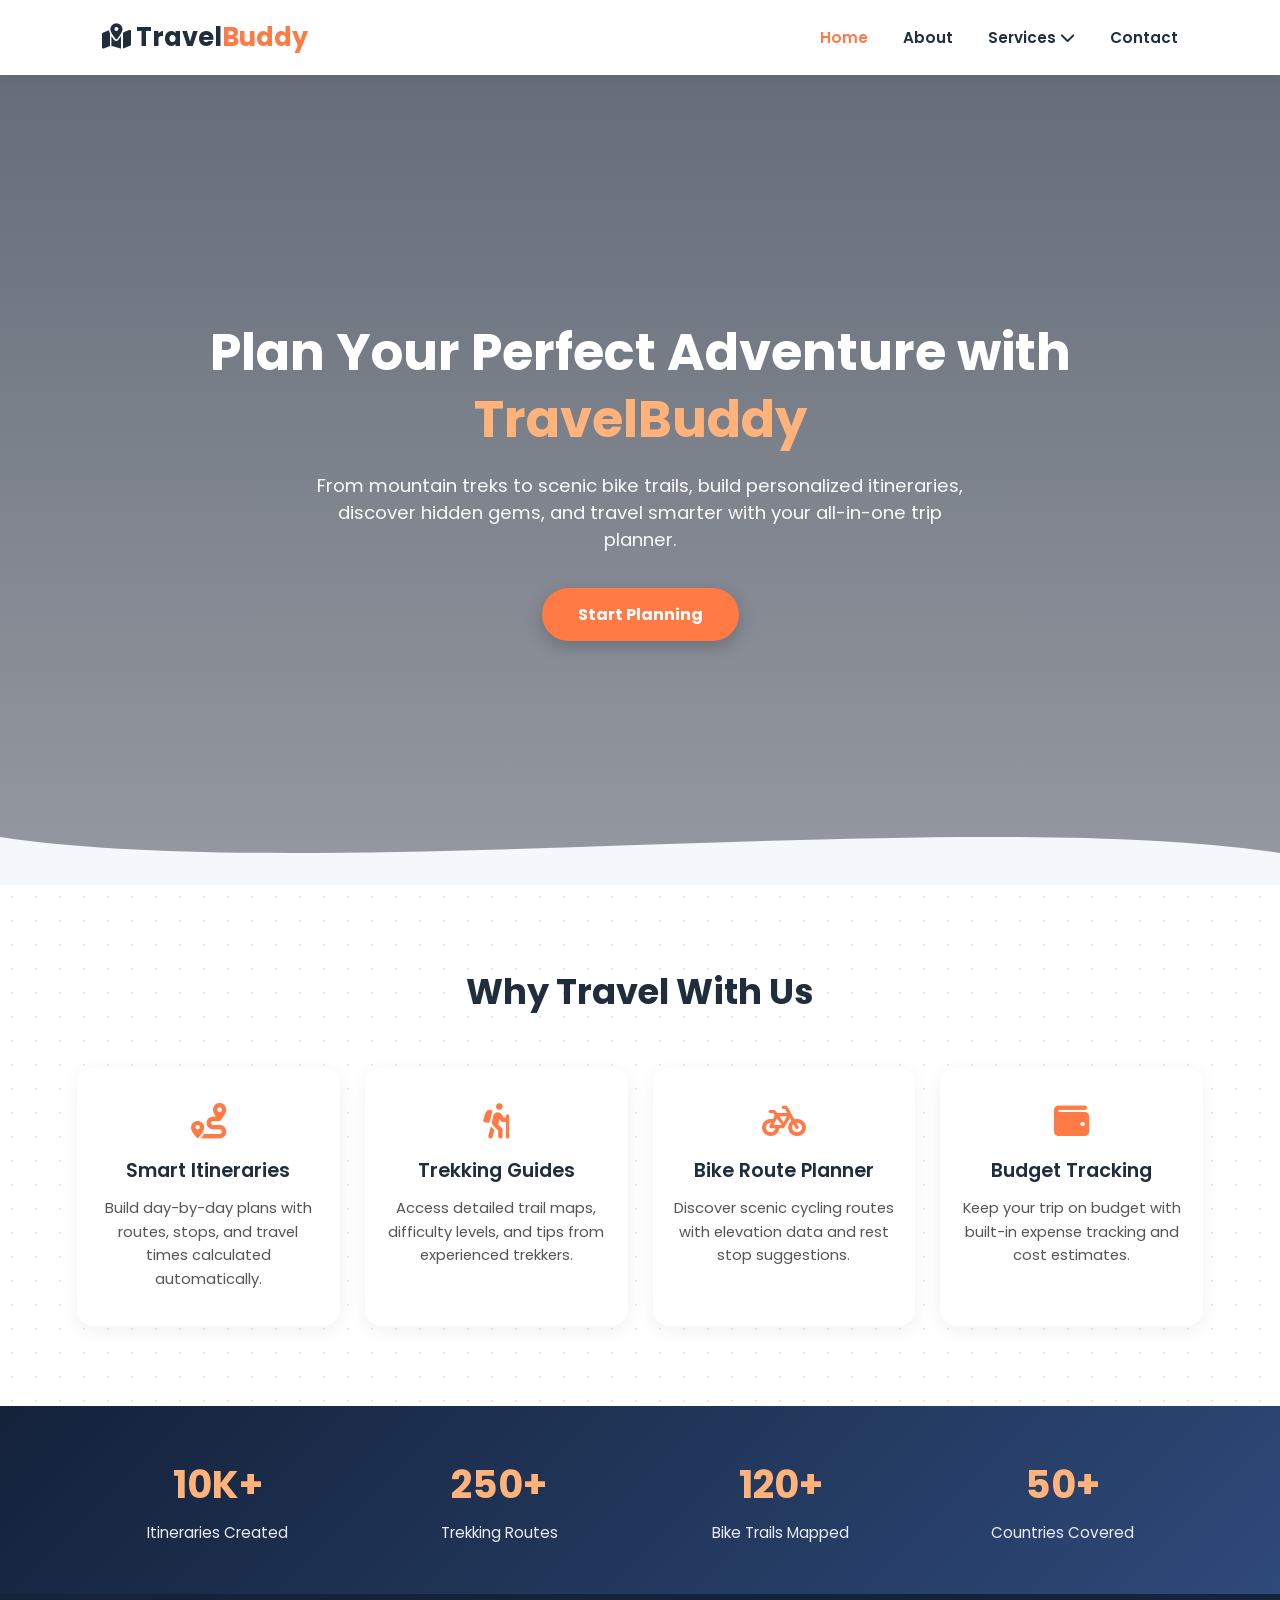
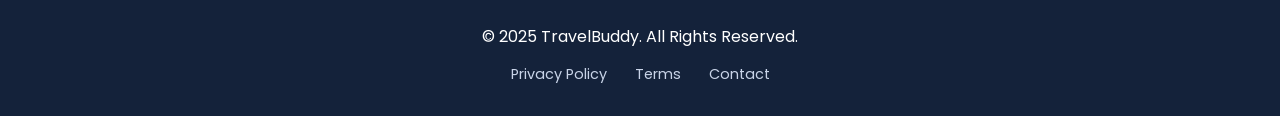
<file: index.html>
<!DOCTYPE html>
<html lang="en">
<head>
<meta charset="UTF-8">
<meta name="viewport" content="width=device-width, initial-scale=1.0">
<title>TravelBuddy - Plan Your Perfect Adventure</title>
<link rel="stylesheet" href="https://cdnjs.cloudflare.com/ajax/libs/font-awesome/6.5.1/css/all.min.css">
<link href="https://fonts.googleapis.com/css2?family=Poppins:wght@300;400;600;700&display=swap" rel="stylesheet">
<link href="https://unpkg.com/aos@2.3.1/dist/aos.css" rel="stylesheet">
<link rel="stylesheet" href="style.css">
</head>
<body>

  <!-- Header -->
  <header class="navbar">
    <div class="logo"><i class="fa-solid fa-map-location-dot"></i> Travel<span>Buddy</span></div>
    <nav>
      <ul class="nav-links">
        <li><a href="index.html" class="active">Home</a></li>
        <li><a href="about.html">About</a></li>
        <li class="dropdown">
          <a href="#">Services <i class="fa-solid fa-chevron-down"></i></a>
          <ul class="dropdown-menu">
            <li><a href="#">Itinerary Builder</a></li>
            <li><a href="#">Trekking Guides</a></li>
            <li><a href="#">Bike Tour Planning</a></li>
            <li><a href="#">Group Travel</a></li>
          </ul>
        </li>
        <li><a href="contact.html">Contact</a></li>
      </ul>
    </nav>
  </header>

  <!-- Hero Section -->
  <section class="hero" id="home">
    <div class="hero-content" data-aos="fade-up">
      <h1>Plan Your Perfect Adventure with <span>TravelBuddy</span></h1>
      <p>From mountain treks to scenic bike trails, build personalized itineraries, discover hidden gems, and travel smarter with your all-in-one trip planner.</p>
      <a href="contact.html" class="cta-btn">Start Planning</a>
    </div>
    <svg class="wave" viewBox="0 0 1440 100" preserveAspectRatio="none">
      <path d="M0,40 C360,100 1080,0 1440,60 L1440,100 L0,100 Z" fill="#f4f7fb"></path>
    </svg>
  </section>

  <!-- Features Section -->
  <section class="features" id="features">
    <h2 data-aos="fade-up">Why Travel With Us</h2>
    <div class="feature-cards">
      <div class="card" data-aos="fade-up" data-aos-delay="0">
        <i class="fa-solid fa-route"></i>
        <h3>Smart Itineraries</h3>
        <p>Build day-by-day plans with routes, stops, and travel times calculated automatically.</p>
      </div>
      <div class="card" data-aos="fade-up" data-aos-delay="100">
        <i class="fa-solid fa-person-hiking"></i>
        <h3>Trekking Guides</h3>
        <p>Access detailed trail maps, difficulty levels, and tips from experienced trekkers.</p>
      </div>
      <div class="card" data-aos="fade-up" data-aos-delay="200">
        <i class="fa-solid fa-bicycle"></i>
        <h3>Bike Route Planner</h3>
        <p>Discover scenic cycling routes with elevation data and rest stop suggestions.</p>
      </div>
      <div class="card" data-aos="fade-up" data-aos-delay="300">
        <i class="fa-solid fa-wallet"></i>
        <h3>Budget Tracking</h3>
        <p>Keep your trip on budget with built-in expense tracking and cost estimates.</p>
      </div>
    </div>
  </section>

  <!-- Stats Section -->
  <section class="stats">
    <div class="stat-item" data-aos="zoom-in">
      <h3>10K+</h3>
      <p>Itineraries Created</p>
    </div>
    <div class="stat-item" data-aos="zoom-in" data-aos-delay="100">
      <h3>250+</h3>
      <p>Trekking Routes</p>
    </div>
    <div class="stat-item" data-aos="zoom-in" data-aos-delay="200">
      <h3>120+</h3>
      <p>Bike Trails Mapped</p>
    </div>
    <div class="stat-item" data-aos="zoom-in" data-aos-delay="300">
      <h3>50+</h3>
      <p>Countries Covered</p>
    </div>
  </section>

  <!-- Footer -->
  <footer>
    <p>&copy; 2025 TravelBuddy. All Rights Reserved.</p>
    <div class="footer-links">
      <a href="#">Privacy Policy</a>
      <a href="#">Terms</a>
      <a href="contact.html">Contact</a>
    </div>
  </footer>

  <script src="https://unpkg.com/aos@2.3.1/dist/aos.js"></script>
  <script src="script.js"></script>
</body>
</html>
</file>
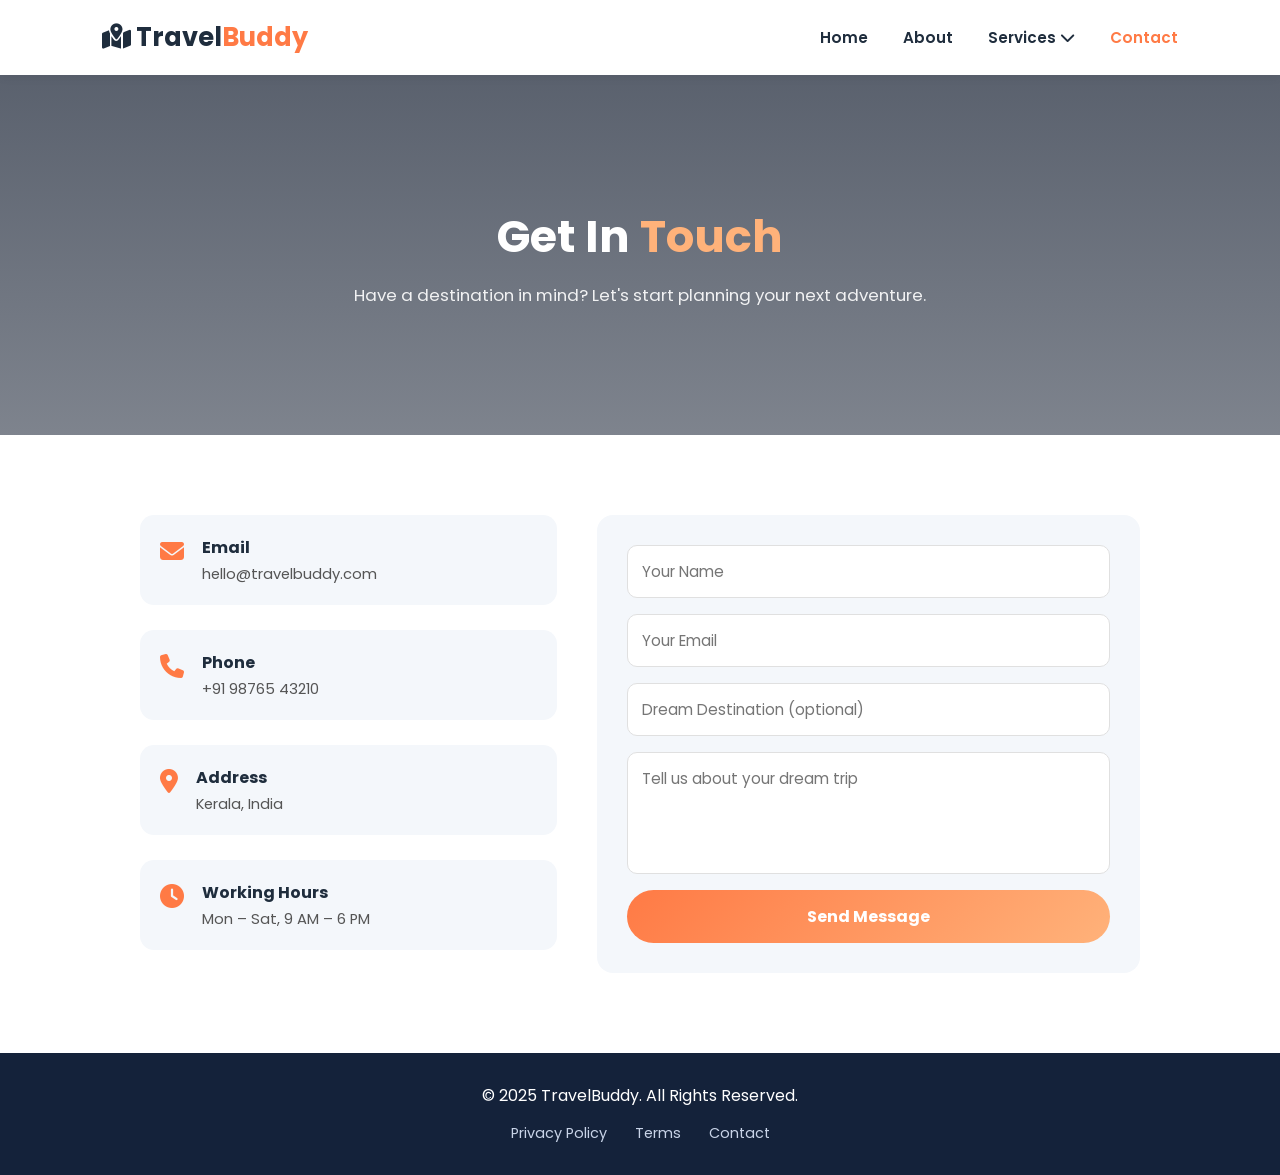
<file: contact.html>
<!DOCTYPE html>
<html lang="en">
<head>
<meta charset="UTF-8">
<meta name="viewport" content="width=device-width, initial-scale=1.0">
<title>Contact - TravelBuddy</title>
<link rel="stylesheet" href="https://cdnjs.cloudflare.com/ajax/libs/font-awesome/6.5.1/css/all.min.css">
<link href="https://fonts.googleapis.com/css2?family=Poppins:wght@300;400;600;700&display=swap" rel="stylesheet">
<link href="https://unpkg.com/aos@2.3.1/dist/aos.css" rel="stylesheet">
<link rel="stylesheet" href="style.css">
</head>
<body>

  <!-- Header -->
  <header class="navbar">
    <div class="logo"><i class="fa-solid fa-map-location-dot"></i> Travel<span>Buddy</span></div>
    <nav>
      <ul class="nav-links">
        <li><a href="index.html">Home</a></li>
        <li><a href="about.html">About</a></li>
        <li class="dropdown">
          <a href="#">Services <i class="fa-solid fa-chevron-down"></i></a>
          <ul class="dropdown-menu">
            <li><a href="#">Itinerary Builder</a></li>
            <li><a href="#">Trekking Guides</a></li>
            <li><a href="#">Bike Tour Planning</a></li>
            <li><a href="#">Group Travel</a></li>
          </ul>
        </li>
        <li><a href="contact.html" class="active">Contact</a></li>
      </ul>
    </nav>
  </header>

  <!-- Page Hero -->
  <section class="page-hero">
    <div class="page-hero-content" data-aos="fade-up">
      <h1>Get In <span>Touch</span></h1>
      <p>Have a destination in mind? Let's start planning your next adventure.</p>
    </div>
  </section>

  <!-- Contact Section -->
  <section class="contact" id="contact">
    <div class="contact-wrapper" style="margin-top: 0;">
      <div class="contact-info" data-aos="fade-right">
        <div class="info-item">
          <i class="fa-solid fa-envelope"></i>
          <div>
            <h4>Email</h4>
            <p>hello@travelbuddy.com</p>
          </div>
        </div>
        <div class="info-item">
          <i class="fa-solid fa-phone"></i>
          <div>
            <h4>Phone</h4>
            <p>+91 98765 43210</p>
          </div>
        </div>
        <div class="info-item">
          <i class="fa-solid fa-location-dot"></i>
          <div>
            <h4>Address</h4>
            <p>Kerala, India</p>
          </div>
        </div>
        <div class="info-item">
          <i class="fa-solid fa-clock"></i>
          <div>
            <h4>Working Hours</h4>
            <p>Mon – Sat, 9 AM – 6 PM</p>
          </div>
        </div>
      </div>

      <form class="contact-form" name="contactForm" onsubmit="return validateForm()" data-aos="fade-left">
        <!-- Inline error message box -->
        <div id="form-error" class="form-error" style="display:none;">
          <i class="fa-solid fa-triangle-exclamation"></i>
          <span id="error-text"></span>
        </div>
        <!-- Success message box -->
        <div id="form-success" class="form-success" style="display:none;">
          <i class="fa-solid fa-circle-check"></i>
          <span>Message sent! We'll get back to you soon.</span>
        </div>

        <input type="text" name="name" placeholder="Your Name" autocomplete="off">
        <input type="email" name="email" placeholder="Your Email" autocomplete="off">
        <input type="text" name="destination" placeholder="Dream Destination (optional)">
        <textarea name="message" placeholder="Tell us about your dream trip" rows="4"></textarea>
        <button type="submit" class="cta-btn">Send Message</button>
      </form>
    </div>
  </section>

  <!-- Footer -->
  <footer>
    <p>&copy; 2025 TravelBuddy. All Rights Reserved.</p>
    <div class="footer-links">
      <a href="#">Privacy Policy</a>
      <a href="#">Terms</a>
      <a href="contact.html">Contact</a>
    </div>
  </footer>

  <script src="https://unpkg.com/aos@2.3.1/dist/aos.js"></script>
  <script src="script.js"></script>
</body>
</html>
</file>
<file: style.css>
/* ===== Reset & Base ===== */
* {
  margin: 0;
  padding: 0;
  box-sizing: border-box;
}

body {
  font-family: 'Poppins', sans-serif;
  scroll-behavior: smooth;
  color: #1f2d3d;
}

/* ===== Navbar ===== */
.navbar {
  display: flex;
  justify-content: space-between;
  align-items: center;
  padding: 18px 8%;
  background: rgba(255,255,255,0.7);
  backdrop-filter: blur(10px);
  box-shadow: 0 2px 10px rgba(0,0,0,0.06);
  position: sticky;
  top: 0;
  z-index: 100;
}

.logo {
  font-size: 1.6rem;
  font-weight: 700;
  color: #1f2d3d;
}

.logo span {
  color: #ff7a45;
}

.nav-links {
  display: flex;
  list-style: none;
  gap: 35px;
}

.nav-links li a {
  text-decoration: none;
  color: #1f2d3d;
  font-weight: 600;
  font-size: 0.95rem;
  transition: color 0.3s;
}

.nav-links li a:hover,
.nav-links li a.active {
  color: #ff7a45;
}

/* Dropdown */
.dropdown {
  position: relative;
}

.dropdown-menu {
  position: absolute;
  top: 130%;
  left: 0;
  background: #fff;
  min-width: 200px;
  list-style: none;
  border-radius: 8px;
  box-shadow: 0 8px 20px rgba(0,0,0,0.12);
  opacity: 0;
  visibility: hidden;
  transform: translateY(10px);
  transition: all 0.3s ease;
  padding: 10px 0;
}

.dropdown:hover .dropdown-menu {
  opacity: 1;
  visibility: visible;
  transform: translateY(0);
}

.dropdown-menu li a {
  display: block;
  padding: 10px 20px;
  font-weight: 500;
  font-size: 0.9rem;
}

.dropdown-menu li a:hover {
  background: #fff1ec;
  color: #ff7a45;
}

/* ===== Hero Section (Home) ===== */
.hero {
  min-height: 90vh;
  display: flex;
  align-items: center;
  justify-content: center;
  text-align: center;
  padding: 0 6%;
  position: relative;
  background: linear-gradient(rgba(20,30,48,0.65), rgba(20,30,48,0.45)),
              url('https://images.pexels.com/photos/2422915/pexels-photo-2422915.jpeg') center/cover no-repeat;
  color: #fff;
  overflow: hidden;
}

.hero .wave {
  position: absolute;
  bottom: 0;
  left: 0;
  width: 100%;
  height: 80px;
  display: block;
}

.hero-content h1 {
  font-size: 3.2rem;
  font-weight: 700;
  margin-bottom: 20px;
  line-height: 1.3;
}

.hero-content h1 span {
  color: #ffb27a;
}

.hero-content p {
  font-size: 1.15rem;
  max-width: 650px;
  margin: 0 auto 35px;
  opacity: 0.95;
}

/* ===== Page Hero (About / Contact) ===== */
.page-hero {
  min-height: 40vh;
  display: flex;
  align-items: center;
  justify-content: center;
  text-align: center;
  padding: 60px 6%;
  background: linear-gradient(rgba(20,30,48,0.70), rgba(20,30,48,0.55)),
              url('https://images.pexels.com/photos/2422915/pexels-photo-2422915.jpeg') center/cover no-repeat;
  color: #fff;
}

.page-hero-content h1 {
  font-size: 2.8rem;
  font-weight: 700;
  margin-bottom: 12px;
}

.page-hero-content h1 span {
  color: #ffb27a;
}

.page-hero-content p {
  font-size: 1.05rem;
  opacity: 0.9;
}

/* ===== CTA Button ===== */
.cta-btn {
  display: inline-block;
  background: #ff7a45;
  color: #fff;
  padding: 14px 36px;
  border-radius: 50px;
  font-weight: 700;
  text-decoration: none;
  transition: all 0.3s ease;
  box-shadow: 0 6px 18px rgba(0,0,0,0.2);
  border: none;
  cursor: pointer;
  font-family: 'Poppins', sans-serif;
  font-size: 1rem;
}

.cta-btn:hover {
  background: #fff;
  color: #ff7a45;
  transform: translateY(-4px) scale(1.05);
  box-shadow: 0 10px 28px rgba(255,122,69,0.45);
}

/* ===== About Section ===== */
.about {
  display: grid;
  grid-template-columns: 1.1fr 1fr;
  gap: 50px;
  align-items: center;
  padding: 80px 8%;
  background: #f4f7fb;
}

.about-content h2 {
  font-size: 2.2rem;
  font-weight: 700;
  margin-bottom: 20px;
}

.about-content p {
  font-size: 1rem;
  color: #555;
  line-height: 1.8;
  margin-bottom: 16px;
}

.about-image img {
  width: 420px;
  height: 520px;
  border-radius: 18px;
  box-shadow: 0 15px 35px rgba(0,0,0,0.15);
  display: block;
}

/* ===== Features Section ===== */
.features {
  padding: 80px 6%;
  text-align: center;
  background-color: #fff;
  background-image: radial-gradient(#ffe4d6 1.5px, transparent 1.5px);
  background-size: 24px 24px;
}

.features h2 {
  font-size: 2.2rem;
  margin-bottom: 50px;
  font-weight: 700;
}

.feature-cards {
  display: grid;
  grid-template-columns: repeat(4, 1fr);
  gap: 25px;
}

.card {
  background: #fff;
  padding: 35px 20px;
  border-radius: 16px;
  box-shadow: 0 5px 20px rgba(0,0,0,0.06);
  transition: all 0.35s ease;
}

.card i {
  font-size: 2.2rem;
  color: #ff7a45;
  margin-bottom: 18px;
  transition: transform 0.35s ease, color 0.35s ease;
}

.card h3 {
  font-size: 1.2rem;
  margin-bottom: 12px;
  font-weight: 600;
}

.card p {
  font-size: 0.92rem;
  color: #555;
  line-height: 1.6;
}

.card:hover {
  transform: translateY(-10px);
  box-shadow: 0 15px 30px rgba(255,122,69,0.2);
  background: linear-gradient(135deg, #ff7a45, #ffb27a);
  color: #fff;
}

.card:hover i {
  color: #fff;
  transform: scale(1.2) rotate(8deg);
}

.card:hover p {
  color: #fff;
}

/* ===== Stats Section ===== */
.stats {
  display: grid;
  grid-template-columns: repeat(4, 1fr);
  text-align: center;
  background: linear-gradient(135deg, #14223a, #2e4a7a);
  color: #fff;
  padding: 50px 6%;
}

.stat-item h3 {
  font-size: 2.4rem;
  font-weight: 700;
  margin-bottom: 8px;
  color: #ffb27a;
}

.stat-item p {
  font-size: 0.95rem;
  opacity: 0.9;
}

/* ===== Team Section ===== */
.team-section {
  padding: 80px 6%;
  text-align: center;
  background: #fff;
}

.team-section h2 {
  font-size: 2.2rem;
  font-weight: 700;
  margin-bottom: 10px;
}

.team-grid {
  display: grid;
  grid-template-columns: repeat(3, 1fr);
  gap: 30px;
  max-width: 900px;
  margin: 40px auto 0;
}

.team-card {
  background: #f4f7fb;
  border-radius: 16px;
  padding: 40px 20px;
  transition: all 0.3s ease;
}

.team-card:hover {
  transform: translateY(-8px);
  box-shadow: 0 15px 30px rgba(255,122,69,0.15);
}

.team-avatar {
  width: 80px;
  height: 80px;
  border-radius: 50%;
  background: linear-gradient(135deg, #ff7a45, #ffb27a);
  display: flex;
  align-items: center;
  justify-content: center;
  margin: 0 auto 20px;
}

.team-avatar i {
  font-size: 2rem;
  color: #fff;
}

.team-card h3 {
  font-size: 1.1rem;
  font-weight: 700;
  margin-bottom: 6px;
}

.team-card p {
  font-size: 0.9rem;
  color: #ff7a45;
  font-weight: 600;
}

/* ===== Contact Section ===== */
.contact {
  padding: 80px 6%;
  text-align: center;
  background: #fff;
}

.contact h2 {
  font-size: 2.2rem;
  font-weight: 700;
  margin-bottom: 10px;
}

.contact-sub {
  color: #666;
  margin-bottom: 50px;
}

.contact-wrapper {
  display: grid;
  grid-template-columns: 1fr 1.3fr;
  gap: 40px;
  text-align: left;
  max-width: 1000px;
  margin: 0 auto;
}

.contact-info {
  display: flex;
  flex-direction: column;
  gap: 25px;
}

.info-item {
  display: flex;
  align-items: flex-start;
  gap: 18px;
  background: #f4f7fb;
  padding: 20px;
  border-radius: 14px;
  transition: all 0.3s ease;
}

.info-item:hover {
  box-shadow: 0 10px 25px rgba(255,122,69,0.12);
  transform: translateY(-4px);
}

.info-item i {
  font-size: 1.5rem;
  color: #ff7a45;
  margin-top: 4px;
}

.info-item h4 {
  font-size: 1rem;
  margin-bottom: 4px;
}

.info-item p {
  font-size: 0.92rem;
  color: #555;
}

.contact-form {
  display: flex;
  flex-direction: column;
  gap: 16px;
  background: #f4f7fb;
  padding: 30px;
  border-radius: 16px;
}

.contact-form input,
.contact-form textarea {
  padding: 14px;
  border: 1px solid #e0e0e0;
  border-radius: 10px;
  font-family: inherit;
  font-size: 0.95rem;
  outline: none;
  transition: border 0.3s;
  resize: none;
  background: #fff;
}

.contact-form input:focus,
.contact-form textarea:focus {
  border-color: #ff7a45;
}

.contact-form .cta-btn {
  background: linear-gradient(135deg, #ff7a45, #ffb27a);
  color: #fff;
  border: none;
  cursor: pointer;
  box-shadow: none;
}

.contact-form .cta-btn:hover {
  color: #fff;
  transform: translateY(-3px);
  box-shadow: 0 10px 20px rgba(255,122,69,0.25);
  background: linear-gradient(135deg, #ff7a45, #ffb27a);
}

/* ===== Form Error / Success Messages ===== */
.form-error,
.form-success {
  display: flex;
  align-items: center;
  gap: 10px;
  padding: 12px 16px;
  border-radius: 10px;
  font-size: 0.92rem;
  font-weight: 500;
}

.form-error {
  background: #fff0ee;
  color: #c0392b;
  border: 1px solid #f5c6c0;
}

.form-success {
  background: #eafaf1;
  color: #1e8449;
  border: 1px solid #a9dfbf;
}

/* ===== Footer ===== */
footer {
  background: #14223a;
  color: #fff;
  text-align: center;
  padding: 30px 6%;
}

.footer-links {
  margin-top: 12px;
}

.footer-links a {
  color: #c9d4e8;
  text-decoration: none;
  margin: 0 12px;
  font-size: 0.9rem;
  transition: color 0.3s;
}

.footer-links a:hover {
  color: #ffb27a;
}

/* ===== Responsive ===== */
@media (max-width: 992px) {
  .feature-cards {
    grid-template-columns: repeat(2, 1fr);
  }

  .stats {
    grid-template-columns: repeat(2, 1fr);
    gap: 30px;
  }

  .about {
    grid-template-columns: 1fr;
    text-align: center;
  }

  .about-image {
    order: -1;
  }

  .about-image img {
    width: 100%;
    height: 320px;
    object-fit: cover;
  }

  .team-grid {
    grid-template-columns: repeat(2, 1fr);
  }
}

@media (max-width: 768px) {
  .navbar {
    flex-direction: column;
    gap: 15px;
  }

  .nav-links {
    flex-wrap: wrap;
    justify-content: center;
    gap: 18px;
  }

  .hero-content h1 {
    font-size: 2.2rem;
  }

  .hero-content p {
    font-size: 1rem;
  }

  .page-hero-content h1 {
    font-size: 2rem;
  }

  .contact-wrapper {
    grid-template-columns: 1fr;
  }

  .team-grid {
    grid-template-columns: 1fr;
  }
}

@media (max-width: 480px) {
  .feature-cards {
    grid-template-columns: 1fr;
  }

  .stats {
    grid-template-columns: 1fr;
  }

  .hero-content h1 {
    font-size: 1.8rem;
  }

  .cta-btn {
    padding: 12px 28px;
  }
}
</file>
